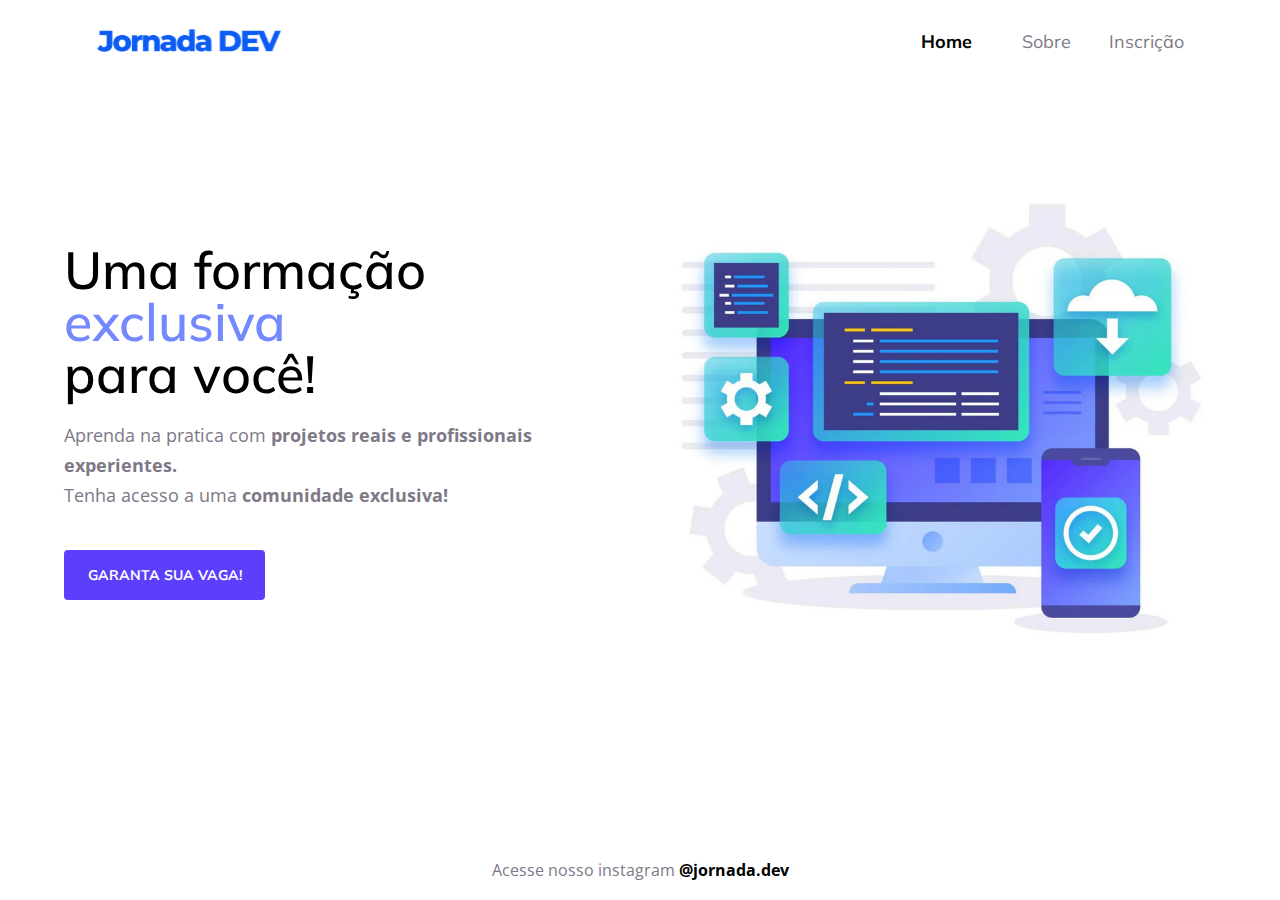
<file: index.html>
<!DOCTYPE html>
<html lang="pt-BR">
<head>
    <link rel="preconnect" href="https://fonts.googleapis.com">
    <link rel="preconnect" href="https://fonts.gstatic.com" crossorigin>
    <meta charset="UTF-8">
    <meta name="viewport" content="width=device-width, initial-scale=1.0">   
    <link href="https://fonts.googleapis.com/css2?family=Mulish:ital,wght@0,200..1000;1,200..1000&family=Open+Sans:ital,wght@0,300..800;1,300..800&display=swap" rel="stylesheet">
    <link rel="stylesheet" href="https://fonts.googleapis.com/css2?family=Material+Symbols+Outlined:opsz,wght,FILL,GRAD@20..48,100..700,0..1,-50..200" />
    <link rel="stylesheet" href="./styles/reset.css">
    <link rel="stylesheet" href="./styles/style.css">
    <link rel="stylesheet" href="./styles/index.css">
    <script src="./script/script.js" defer></script> 
    <title>Jornada DEV</title> 
</head>
<body>
    <header>
        <div class="logo-container">
            <img src="./images/logo.svg">
        </div>
        <div class="menu-icon-container"><span class="material-symbols-outlined menu-icon" id="menu_icon">menu</span></div>
        <nav>
            <ul>
                <li><a href="./index.html" class="active-link">Home</a></li>
                <li><a href="./sobre.html">Sobre</a></li>
                <li><a href="./inscricao.html">Inscrição</a></li>
            </ul>
        </nav>
    </header>
    <main>
        <div class="main-container">
            <section>
                <h1>Uma formação<span class="break-row texto-roxo">exclusiva</span>para você!</h1>
                <p>Aprenda na pratica com <span class="texto-bold">projetos reais e profissionais experientes.
                </span>Tenha acesso a uma <span class="texto-bold">comunidade exclusiva!</span>
                </p>
                <div class="btn-container"><a class="btn" href="./inscricao.html">Garanta sua vaga!</a></div>
            </section>
            <div class="img-container">
                <img src="./images/imagem-principal.png" alt="Imagem de um computador">
            </div>
        </div>
    </main>
    <footer>
        <p>Acesse nosso instagram <a href="https://www.google.com.br/" target="_blank">@jornada.dev</a></p>
    </footer>    
</body>
</html>
</file>
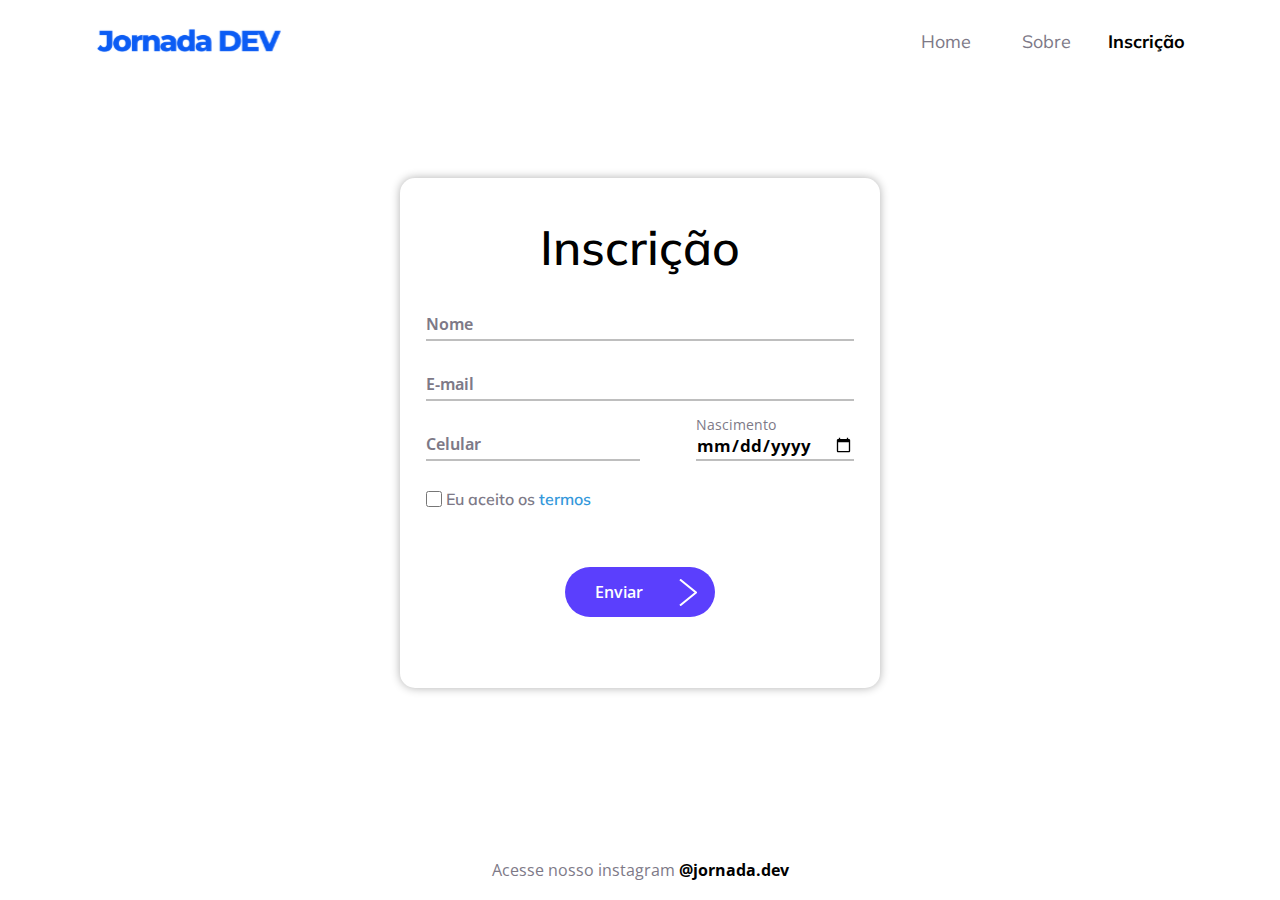
<file: inscricao.html>
<!DOCTYPE html>
<html lang="pt-BR">
<head>
        <meta charset="UTF-8">
        <meta name="viewport" content="width=device-width, initial-scale=1.0"> 
        <link rel="preconnect" href="https://fonts.googleapis.com">
        <link rel="preconnect" href="https://fonts.gstatic.com" crossorigin>
        <link href="https://fonts.googleapis.com/css2?family=Mulish:ital,wght@0,200..1000;1,200..1000&family=Open+Sans:ital,wght@0,300..800;1,300..800&display=swap" rel="stylesheet">
        <link rel="stylesheet" href="https://fonts.googleapis.com/css2?family=Material+Symbols+Outlined:opsz,wght,FILL,GRAD@20..48,100..700,0..1,-50..200" />
        <link rel="stylesheet" href="./styles/reset.css">
        <link rel="stylesheet" href="./styles/style.css">
        <link rel="stylesheet" href="./styles/inscricao.css">
        <script src="./script/script.js" defer></script> 
        <title>Inscrição</title>
</head>
    <body>
        <header>
            <div class="logo-container">
                <img src="./images/logo.svg">
            </div>
            <div class="menu-icon-container"><span class="material-symbols-outlined menu-icon" id="menu_icon">menu</span></div>
            <nav>
                <ul>
                    <li><a href="./index.html">Home</a></li>
                    <li><a href="./sobre.html">Sobre</a></li>
                    <li><a href="./inscricao.html" class="active-link">Inscrição</a></li>
                </ul>
            </nav>
        </header>
        <main>
            <div class="form-container">
                <h1>Inscrição</h1>
                <form action="#">
                    <div class="input-container">
                        <input type="text" class="input-underline" name="nome" id="nome" required>
                        <label for="nome">Nome</label>
                    </div>
                    <div class="input-container">
                        <input type="email" class="input-underline" name="email" id="email" required autocomplete="email">
                        <label for="email">E-mail</label>
                    </div>
                    <div class="input-container flex-container">
                        <div class="input-campo">
                            <input type="text" class="input-underline" name="celular" id="celular" required pattern="[0-9]+">
                            <label for="celular">Celular</label>
                        </div>
                        <div class="input-campo">
                            <input type="date" class="input-underline" name="nascimento" id="nascimento" required>
                            <label for="nascimento" class="label-top">Nascimento</label>
                        </div>
                    </div>
                    <div class="input-container">
                        <input type="checkbox" name="aceitar_termos" id="aceitar_termos" required>
                        <label for="aceitar_termos" class="termos-texto">Eu aceito os <a href="#">termos</a></label>
                    </div>
                    <button type="submit" id="enviar">
                        <div class="btn-text">Enviar</div>
                        <div class="arrow">
                            <svg  viewBox="0 0 18 27" fill="none" xmlns="http://www.w3.org/2000/svg">
                                <path d="M1 26.5L17 13.5L1 0.5"/>
                            </svg>
                        </div>
                    </button>
                </form>
            </div>
        </main>
        <footer>
            <p>Acesse nosso instagram <a href="https://www.google.com.br/" target="_blank">@jornada.dev</a></p>
        </footer> 
    </body>
</html>
</file>
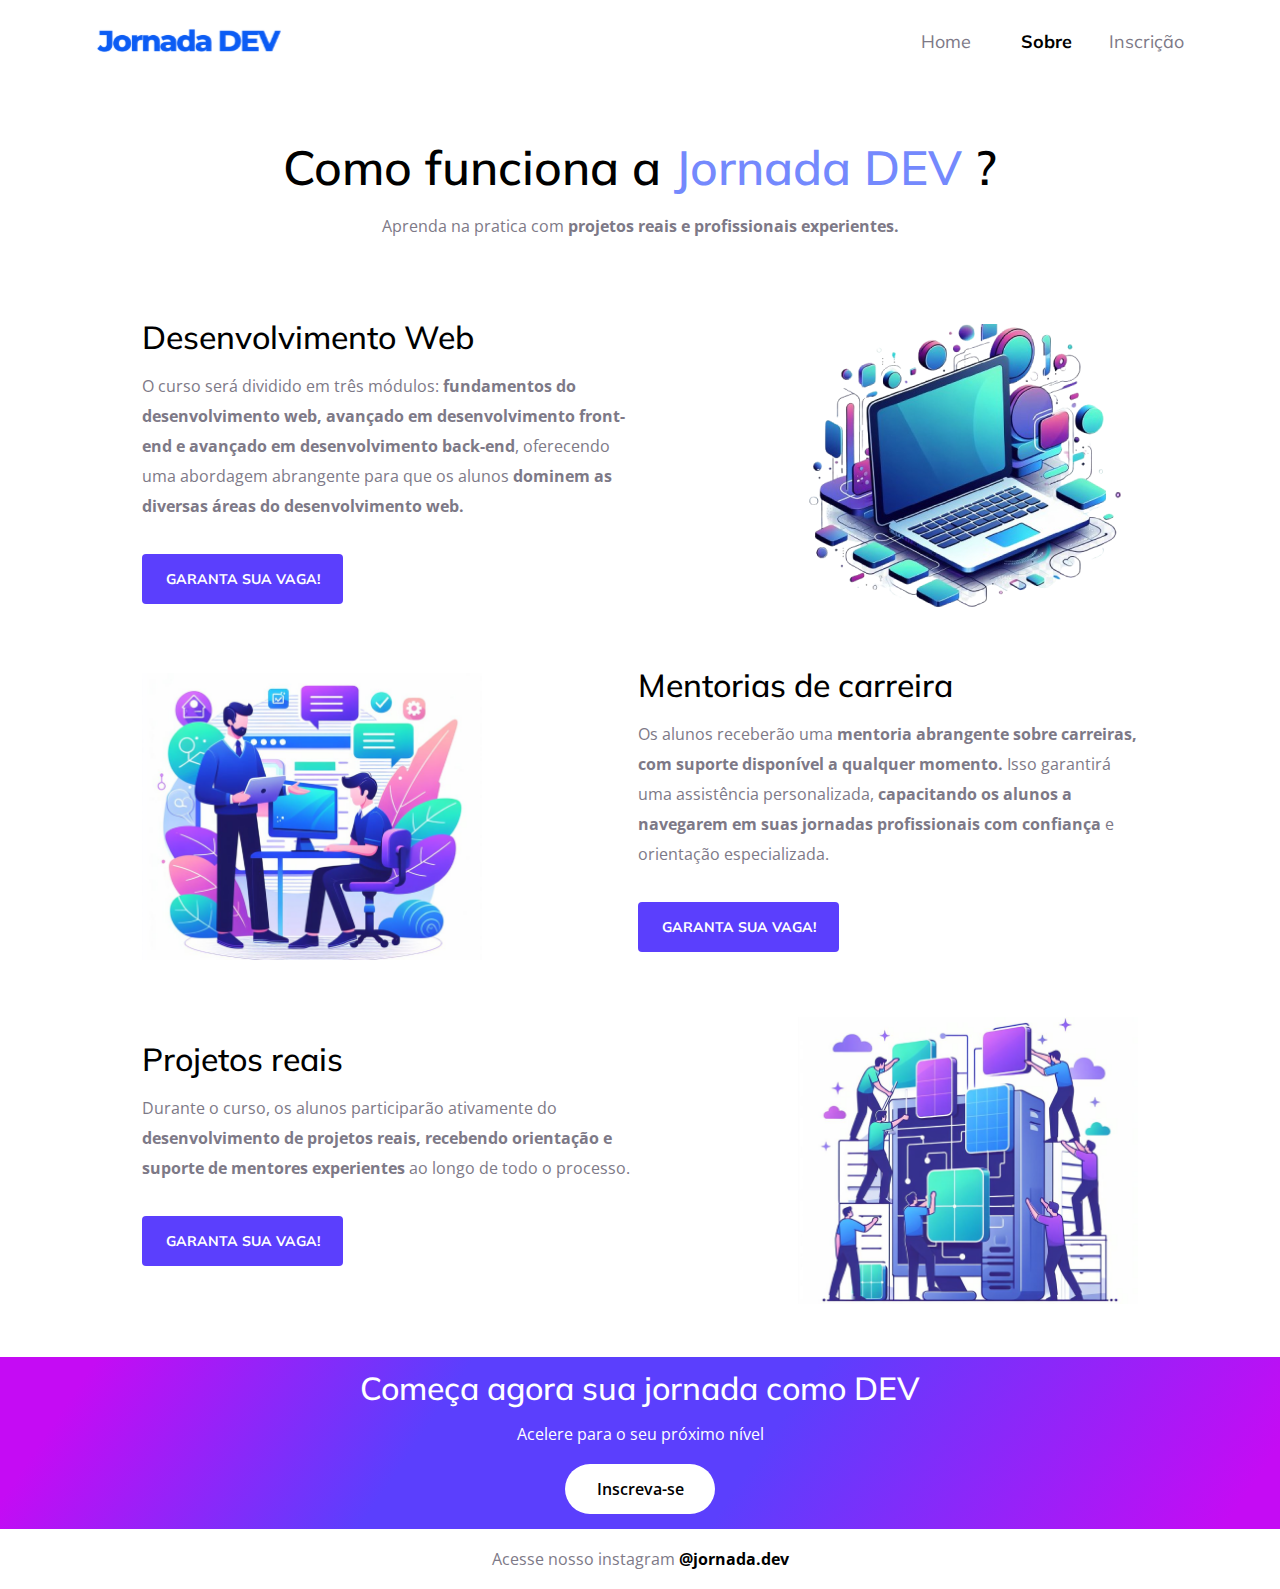
<file: sobre.html>
<!DOCTYPE html>
<html lang="pt-BR">
    <head>
        <meta charset="UTF-8">
        <meta name="viewport" content="width=device-width, initial-scale=1.0"> 
        <link rel="preconnect" href="https://fonts.googleapis.com">
        <link rel="preconnect" href="https://fonts.gstatic.com" crossorigin>
        <link href="https://fonts.googleapis.com/css2?family=Mulish:ital,wght@0,200..1000;1,200..1000&family=Open+Sans:ital,wght@0,300..800;1,300..800&display=swap" rel="stylesheet">
        <link rel="stylesheet" href="https://fonts.googleapis.com/css2?family=Material+Symbols+Outlined:opsz,wght,FILL,GRAD@20..48,100..700,0..1,-50..200" />
        <link rel="stylesheet" href="./styles/reset.css">
        <link rel="stylesheet" href="./styles/style.css">
        <link rel="stylesheet" href="./styles/sobre.css">
        <script src="./script/script.js" defer></script> 
        <title>Sobre</title>
    </head>
    <body>
        <header>
            <div class="logo-container">
                <img src="./images/logo.svg">
            </div>
            <div class="menu-icon-container"><span class="material-symbols-outlined menu-icon" id="menu_icon">menu</span></div>
            <nav>
                <ul>
                    <li><a href="./index.html">Home</a></li>
                    <li><a href="./sobre.html" class="active-link">Sobre</a></li>
                    <li><a href="./inscricao.html">Inscrição</a></li>
                </ul>
            </nav>
        </header>
        <main>
            <div class="main-sobre">
                <div class="titulo-container">
                    <h1>Como funciona a <span class="texto-roxo">Jornada DEV</span> ?</h1>
                    <p>Aprenda na pratica com <span class="texto-bold">projetos reais e profissionais experientes.</span></p>
                </div>
                <div class="card-container">
                    <div class="texto-container">
                        <h2>Desenvolvimento Web</h2>
                        <p>O curso será dividido em três módulos: <span class="texto-bold">fundamentos do desenvolvimento web, avançado em desenvolvimento front-end e avançado em desenvolvimento back-end</span>, oferecendo uma abordagem abrangente para que os alunos <span class="texto-bold">dominem as diversas áreas do desenvolvimento web.</span></p>
                        <div class="btn-container">
                            <a href="./inscricao.html" target="_blank" class="btn link">Garanta sua vaga!</a>
                        </div>
                    </div>
                    <div class="img-container">
                        <img src="./images/Laptop_design_simples.png" alt="Imagem de um laptop">
                    </div>
                </div>
                <div class="card-container  orderm-inversa">
                    <div class="texto-container">
                        <h2>Mentorias de carreira</h2>
                        <p>Os alunos receberão uma <span class="texto-bold">mentoria abrangente sobre carreiras, com suporte disponível a qualquer momento.</span> Isso garantirá uma assistência personalizada, <span class="texto-bold">capacitando os alunos a navegarem em suas jornadas profissionais com confiança</span> e orientação especializada.</p>
                        <div class="btn-container">
                            <a href="./inscricao.html" target="_blank" class="btn link">Garanta sua vaga!</a>
                        </div>
                    </div>
                    <div class="img-container">
                        <img src="./images/Mentoria_design_simples.png" alt="Uma pessoa explicando a outra pessoa">
                    </div>
                </div>
                <div class="card-container">
                    <div class="texto-container">
                        <h2>Projetos reais</h2>
                        <p>Durante o curso, os alunos participarão ativamente do <span class="texto-bold">desenvolvimento de projetos reais, recebendo orientação e suporte de mentores experientes</span> ao longo de todo o processo.</p>
                        <div class="btn-container">
                            <a href="./inscricao.html" target="_blank" class="btn link">Garanta sua vaga!</a>
                        </div>
                    </div>
                    <div class="img-container">
                        <img src="./images/Equipe_design_simples.png" alt="Uma equipe trabalhando junta">
                    </div>
                </div>
            </div>
            <div class="banner-final">
                <h3>Começa agora <span class="break-row-responsive">sua jornada como DEV</span></h3>
                <p>Acelere para o seu próximo nível</p>
                <a href="./inscricao.html" class="btn-inscricao">Inscreva-se</a>
            </div>
        </main>
        <footer>
            <p>Acesse nosso instagram <a href="https://www.google.com.br/" target="_blank">@jornada.dev</a></p>
        </footer> 
    </body>
</html>
</file>
<file: styles/style.css>
body{
    margin: 0;
    min-height: 100vh;
    position: relative;
    overflow: auto;
    height: 100%;
    display: flex;
    flex-direction: column;
}
/*Header*/
header {
    display: flex;
    justify-content: space-between;
    align-items: center;
    margin:0 auto 50px;
    flex-wrap: wrap;
    max-width: 1270px;
}
header .menu-icon {
    font-size: 38px;
    border-radius: 100%;
    padding: 7px;
    text-align: center;
    /*Seleção de texto desabilitada*/
    -webkit-user-select: none; /* Safari */
    -ms-user-select: none; /* IE 10 and IE 11 */
    user-select: none;
}
header .menu-icon:hover {
    background-color: #ececec;
    cursor: pointer;
}
nav ul {
    display: flex;
    list-style: none;
    gap:20px;
    flex-wrap: wrap;
}
nav li {
    font-family: "Mulish", sans-serif;
    font-size: 18px;
    width: 80px;
    text-align: center;
}
nav li a{
    text-decoration: none;
    color: #7D7987
}
nav li a:hover{
   font-weight: bold; 
   color: black;
}
nav li .active-link{
    color: black;
    font-weight: bold;
}
/*Main*/
main{
    flex:1 0 auto;
}

/*Textos Fontes*/
h1 {
    font-family: "Mulish", sans-serif;
    font-weight: 550;
}
h2{
    font-family: "Mulish", sans-serif;
    font-weight: 520;
}
h3 {
    font-family: "Mulish", sans-serif;
    font-weight: 520;
}
p {
    color: #7D7987;
    white-space: pre-line;
    line-height: 30px;
    font-family: "Open Sans", sans-serif;
}
.break-row {
    display: block;
}
.texto-roxo{
    color: #7489FD
}
.texto-bold{
    font-weight: 700;
}

/*Imagens Containers*/
main .img-container{
    flex: 1 1 250px;
    
}
main .img-container img{
    width: 100%;
    height: auto;
}
/*Button*/
.btn {
    display: grid;
    place-items: center;
    width: 201px;
    height: 50px;
    border: 0;
    border-radius: 4px;
    color: white;
    background-color: #5B3FFD;
    font-family: "Mulish", sans-serif;
    font-size: 14px;
    font-weight: bold;
    text-transform: uppercase;
    text-decoration: none;
}
.btn:hover{
    background-color:  #4527f3;
    cursor: pointer;
}
.btn:active{
    background-color:  #3211f1;
    color: #ececec;
}
.btn-container{
    height: fit-content;
    width: 100%;
    display: flex;
}
/*Footer*/
footer{
    width: 100%;
    margin: 0;
    height: 60px;
    display: grid;
    place-items: center;
    white-space: nowrap;
}
footer p{
    width: 330px;
    font-family: "Open Sans", sans-serif;
    text-align: center; 
    margin: 0;
}
footer p a{
    text-decoration: none;
    font-weight: bold;
    color: black;    
}

/**/
@media(width >= 800px){
        /*Textos Fontes*/
    h1{
            font-size: 48px;
    }
    h2{
            font-size: 32px;
    }
    h3{
            font-size: 32px;
    }
    p{
            font-size: 16px;
    }
}
@media (width >= 600px){
    header {
        width: 90%;
        min-width: 570px;
    }
    header .menu-icon{
        display:none;
    }
    nav ul{
        padding-right: 30px;
    }
}

@media(width < 800px){
    /*Fontes Texto*/
    h1{
        font-size: 45px;
    }
    h2{
        font-size: 30px;
    }
    h3{
        font-size: 30px;
    }
    p{
        font-size: 16px;
    }
    .btn-container{
        justify-content: center;
    }
}
@media (width < 600px){
    header{
        width: 100%;
        row-gap: 20px;
        justify-content: space-between;
    }
    header .menu-icon-container{
        flex-basis: 70px
    }
    nav {
        flex-basis: 100%;
        display: none;
    }
    .visible{
        display: initial;
    }

   nav ul li{
    flex-basis: 100%;
   }
    /*Textos Fontes*/
    h1{
        font-size: 40px;
    }
    h2{
        font-size: 28px
    }
    h3{
        font-size: 28px
    }
    p{
        font-size: 14px;
    }
}
@media(width < 400px){
    /*Textos Fontes*/
    h1{
        font-size: 35px;
    }
    h2{
        font-size: 24px
    }
    h3{
        font-size: 24px
    }
    p{
        font-size: 14px;
    }
}
@media(width <= 330px){
    header{
        justify-content: center;
    }
    header .menu-icon-container{
        flex-grow: 1;
        text-align: center;
    }
}
</file>
<file: styles/index.css>
main .main-container {
    max-width: 1200px;
    min-height: 457px;
    display: flex;
    justify-content: space-between;
    align-items:center;
    row-gap: 30px;
}
main section {
    flex: 1 1 370px;
}

section h1{
    margin-bottom: 20px;
}
section p {
    margin-bottom: 40px;
}
.main-container .img-container{
    flex-basis: 350px;
}

@media(width >= 1000px){
    main section{
        max-width: 480px;
        min-width: 465px;
    }
}

@media(width >= 800px){
    .main-container .img-container{
        max-width: 550px;
    }
    .main-container h1{
        font-size: 52px;
    }
    .main-container p{
        font-size: 18px
    }
    main .main-container{
        width: 90%;
        margin:60px auto 0;
    }
    
}
@media (width < 1000px){
    main .main-container {
        flex-wrap: wrap;
    }
    main section{
        max-width: 370px;
    }
    section h1{
        font-size: 46px;
    }
    section p{
        font-size: 14px
    }  
    .main-container .img-container{
        max-width: 430px;
    }
}
@media(width < 800px){
    main .main-container{
        flex-direction:column;
        align-items: center ;
        flex-wrap: nowrap;
    }
    main section {
        flex: 1 1 auto;
        width: 100%;
        max-width: 434px;
    }
    .main-container .img-container{
        width: 350px;
    }
}
@media(width < 600px){
    main .main-container{
        width: 90%;
        justify-content: center;
        margin: auto auto;
    }
}
</file>
<file: styles/inscricao.css>
/*Containers*/
.form-container{
    max-width: 450px;
    min-width: 290px;
    width: 90%;
    height: fit-content;
    min-height: 480px;
    margin: 45px auto 10px;
    padding: 15px;
    border-radius: 15px;
    box-shadow:0 0 10px #00000050;
    display: flex;
    flex-flow: column;
    align-items: center;

}

.form-container form{
    width: 95%;
    display: flex;
    flex-flow: column;
    flex-wrap: wrap;
    flex-grow: 1;
    row-gap: 30px;
    align-items: center;
}

.input-container{   
    width: 100%;
    position: relative;
}
.input-campo{
    position: relative;
}
.input-campo:first-child{
    width: 50%;
    flex-grow: 1;
}
.input-campo:last-child{
    width: 37%;
    min-width: 145px;
    flex-grow: 1;
}

.flex-container{
    display: flex;
    flex-wrap: wrap;    
    column-gap: 13%;
    row-gap: 30px;
}
/*Titles*/
.form-container h1{
    font-family: "Mulish", sans-serif;
    text-align: center;
    margin: 30px 0 40px;
    height: fit-content;
}

/*Inputs*/
.input-container .input-underline{
    width: 100%;
    font-family: 'Verdana', sans-serif;
    font-size: 17px;
    min-height: 28px;
    padding: 0;  
    border:none;
    border-bottom: 2px solid #00000041;
}

.input-underline:focus{
    outline: none;
    border-color: #3498db ;
}
input#nascimento{
    font-size: 17px;
    font-family: "Open Sans", sans-serif;
    font-weight: 680;
}
input[type=checkbox]{
    width: 16px;
    height: 16px;
    padding: 0;
    margin: 0;
    vertical-align:bottom;
}
/*Labels*/
label{
    color: #7D7987;
    font-size: 16px;
    font-weight: 650;
    font-family: "Open Sans", sans-serif;
}

.input-container .input-underline ~ label{
    top: 5px;
    left: 0;
    position: absolute;
    transition:transform 0.5s, font-size 0.5s, font-weight 0.5s;
    
}
.input-container .input-underline:focus ~ label, 
.input-focus
/* ,.input-container .input-underline:valid ~ label */{
    font-size: 14px;
    transform: translateY(-18px);
    font-weight: 400;
    
}
.label-top {
    font-size: 14px;
    transform: translateY(-18px);
    font-weight: 400;
}
.termos-texto{
    font-family: "Mulish", sans-serif;
    font-weight: 600;
    vertical-align: bottom;
}
.termos-texto a{
    color: #3498db;
    text-decoration: none;
}
.termos-texto a:active{
    color: #0064a7
}
/*Button*/
form button{
    margin: 30px 0;
}
button#enviar{
    width: 150px;
    height: 50px;
    border-radius: 50px;
    border: none;
    background-color: #5B3FFD;
    display: flex;
    justify-content: center;
    align-items: center;
}

button#enviar:hover{
    background-color:  #4527f3;
    cursor: pointer;
}

button#enviar:active {
    background-color:  #3211f1;
    color: #ececec;
}
button .btn-text{
    width: 70%;
    text-align: center;
    color: white;
    font-family: "Open Sans", sans-serif;
    font-size: 16px;
    font-weight: 600;
}
button .arrow{
    width: 30%;
    height: 100%;
    display: grid;
    place-items: center;
}
.arrow svg{
    width:18px; 
    height:27px;
    stroke: white;
    stroke-width: 2;
}
button#enviar:active svg{
    stroke: #ececec
}
</file>
<file: styles/sobre.css>
/*Containers*/
.main-sobre{
    max-width: 1200px;
    width: 90%;
    margin: 0 auto 50px;
    display: flex;
    flex-direction: column;
    row-gap: 50px;
}
.main-sobre .titulo-container{
    text-align: center;
    margin: 10px 0 30px;
}

.card-container{
    display: flex;
    width: 100%;
    flex-wrap: wrap;
    justify-content: space-around;
    align-items: center;
    row-gap: 20px;
    
}
.card-container .texto-container{
    max-width: 500px;
    width: 50%;
    flex:0 1 500px;
    display: flex;
    flex-direction: column;
    row-gap: 18px;
    margin-bottom: 15px;
}
.img-container{
    max-width: 340px;
    min-width: 250px;
    min-height: 215px;
}
.banner-final{
    width: 100%;
    min-height: 130px; 
    height: fit-content;
    display: flex;
    flex-direction: column;
    text-align: center;
    align-items: center;
    justify-content: center;
    color: white;
    row-gap: 15px;
    padding: 15px 0; 
    /*Gradient Background*/
    background: rgb(197,11,244);
    background: linear-gradient(124deg, rgba(197,11,244,1) 7%, rgba(91,63,253,1) 34%, rgba(91,63,253,1) 59%, rgba(197,11,244,1) 96%);  
}
/*Texts*/
.titulo-container h1{
    margin-bottom: 20px;
}
.texto-container p{
    margin-bottom: 15px;
}
.banner-final p{
    color: white;
}
/*Buttons*/
.btn-inscricao{
    display: grid;
    place-items: center;
    width: 150px;
    height: 50px;
    border: none;
    border-radius: 50px;
    color: black;
    background-color: white;
    text-decoration: none;
    font-family: "Open Sans", sans-serif;
    font-weight: 600;
}
.btn-inscricao:hover{
    cursor: pointer;
    background-color: #f5f5f5;
}
.btn-inscricao:active{
    background-color: #ececec;
}

@media(width >= 835px){
    .orderm-inversa .img-container{
        order: 1;
    }
    .orderm-inversa .texto-container{
        order: 2;
    }
}
@media(width < 800px){
    .titulo-container h1 span::before{
        content:"\a";
        white-space: pre;
    }
    .titulo-container .main-sobre p{
        max-width: 500px;
        margin: auto
    }
}
@media(width < 600px){
    .break-row-responsive{
        display:block;
    }
}
</file>
